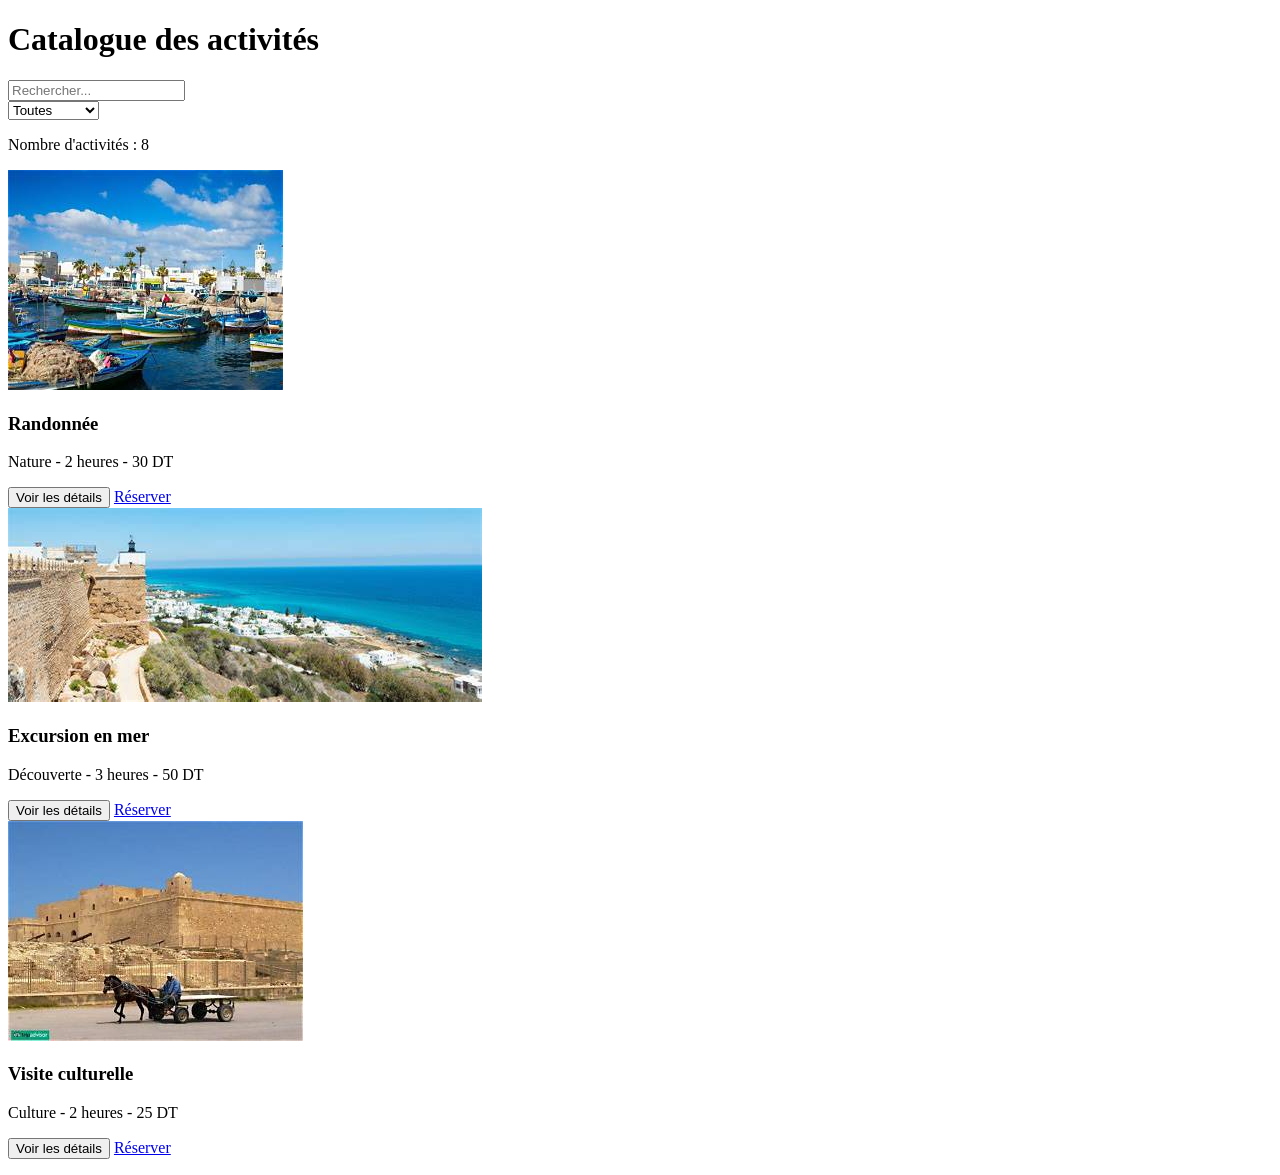
<file: activites.html>
<!DOCTYPE html>
<html lang="en">
  <head>
    <meta charset="UTF-8" />
    <meta http-equiv="X-UA-Compatible" content="IE=edge" />
    <meta name="viewport" content="width=device-width, initial-scale=1.0" />
    <title>Document</title>
  </head>
  <body>
    <div class="container">
      <h1>Catalogue des activités</h1>
      <input
        type="text"
        id="rech"
        placeholder="Rechercher..."
        class="form-control"
      />

      <br />
      <select id="cat" class="form-control">
        <option value="Toutes">Toutes</option>
        <option value="Culture">Culture</option>
        <option value="Artisanat">Artisanat</option>
        <option value="Nature">Nature</option>
        <option value="Découverte">Découverte</option>
      </select>
      <br />
      <p>Nombre d'activités : <span id="nb">8</span></p>

      <div class="row" id="liste">
        <div class="col-md-4">
          <div class="card">
            <img src="haouaria.jpg" class="card-img-top" />
            <div class="card-body">
              <h3>Randonnée</h3>
              <p>Nature - 2 heures - 30 DT</p>
              <button onclick="alert('Découverte des paysages de El Haouaria')">
                Voir les détails
              </button>
              <a href="reservation.html">Réserver</a>
            </div>
          </div>
        </div>

        <div class="col-md-4">
          <div class="card">
            <img src="kelibia.jpg" class="card-img-top" />
            <div class="card-body">
              <h3>Excursion en mer</h3>
              <p>Découverte - 3 heures - 50 DT</p>
              <button onclick="alert('Découverte de la mer de Kelibia')">
                Voir les détails
              </button>
              <a href="reservation.html">Réserver</a>
            </div>
          </div>
        </div>

        <div class="col-md-4">
          <div class="card">
            <img src="fort.jpg" class="card-img-top" />
            <div class="card-body">
              <h3>Visite culturelle</h3>
              <p>Culture - 2 heures - 25 DT</p>
              <button onclick="alert('Visite du fort de Kelibia')">
                Voir les détails
              </button>
              <a href="reservation.html">Réserver</a>
            </div>
          </div>
        </div>
      </div>

      <p id="message"></p>
    </div>

    <script>
      function filtrer() {
        let recherche = document.getElementById("rech").value.toLowerCase();
        let categorie = document.getElementById("cat").value;
        let cartes = document.getElementById("liste").children;
        let compteur = 0;
        for (let i = 0; i < cartes.length; i++) {
          let texte = cartes[i].innerText.toLowerCase();
          if (
            texte.includes(recherche) &&
            (categorie == "Toutes" || texte.includes(categorie.toLowerCase()))
          ) {
            cartes[i].style.display = "block";
            compteur++;
          } else {
            cartes[i].style.display = "none";
          }
        }

        document.getElementById("nb").innerHTML = compteur;

        if (compteur == 0) {
          document.getElementById("message").innerHTML =
            "Aucune activité trouvée";
        } else {
          document.getElementById("message").innerHTML = "";
        }
      }
      document.getElementById("rech").addEventListener("input", filtrer);
      document.getElementById("cat").addEventListener("change", filtrer);
    </script>
  </body>
</html>
</file>
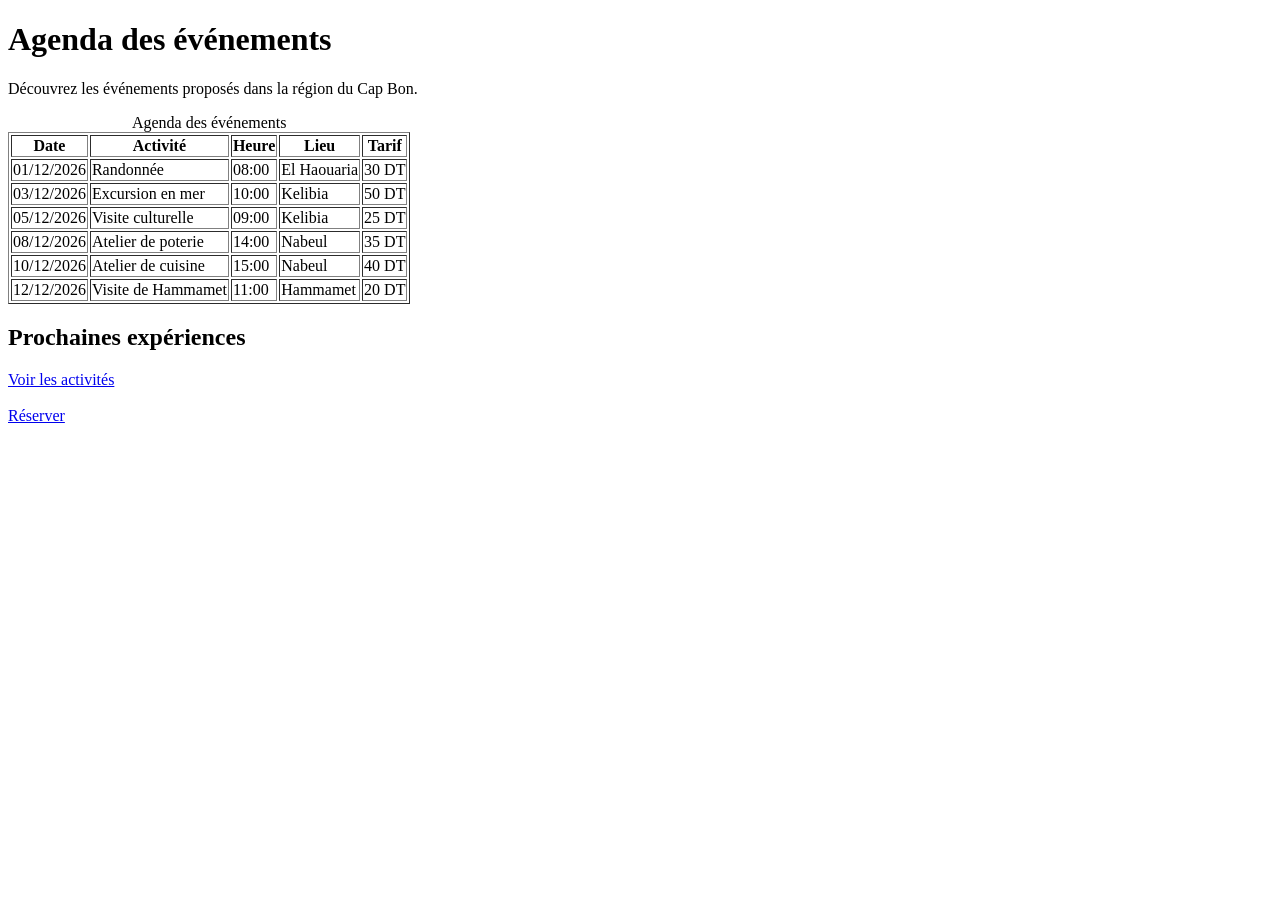
<file: agenda.html>
<!DOCTYPE html>
<html lang="en">
  <head>
    <meta charset="UTF-8" />
    <meta http-equiv="X-UA-Compatible" content="IE=edge" />
    <meta name="viewport" content="width=device-width, initial-scale=1.0" />
    <title>Document</title>
  </head>
  <body>
    <h1>Agenda des événements</h1>
    <p>Découvrez les événements proposés dans la région du Cap Bon.</p>
    <table border="1">
      <caption>
        Agenda des événements
      </caption>
      <thead>
        <tr>
          <th>Date</th>
          <th>Activité</th>
          <th>Heure</th>
          <th>Lieu</th>
          <th>Tarif</th>
        </tr>
      </thead>
      <tbody>
        <tr>
          <td>01/12/2026</td>
          <td>Randonnée</td>
          <td>08:00</td>
          <td>El Haouaria</td>
          <td>30 DT</td>
        </tr>
        <tr>
          <td>03/12/2026</td>
          <td>Excursion en mer</td>
          <td>10:00</td>
          <td>Kelibia</td>
          <td>50 DT</td>
        </tr>
        <tr>
          <td>05/12/2026</td>
          <td>Visite culturelle</td>
          <td>09:00</td>
          <td>Kelibia</td>
          <td>25 DT</td>
        </tr>
        <tr>
          <td>08/12/2026</td>
          <td>Atelier de poterie</td>
          <td>14:00</td>
          <td>Nabeul</td>
          <td>35 DT</td>
        </tr>
        <tr>
          <td>10/12/2026</td>
          <td>Atelier de cuisine</td>
          <td>15:00</td>
          <td>Nabeul</td>
          <td>40 DT</td>
        </tr>
        <tr>
          <td>12/12/2026</td>
          <td>Visite de Hammamet</td>
          <td>11:00</td>
          <td>Hammamet</td>
          <td>20 DT</td>
        </tr>
      </tbody>
    </table>
    <h2>Prochaines expériences</h2>
    <a href="activites.html">Voir les activités</a>
    <br /><br />
    <a href="reservation.html">Réserver</a>
  </body>
</html>
</file>
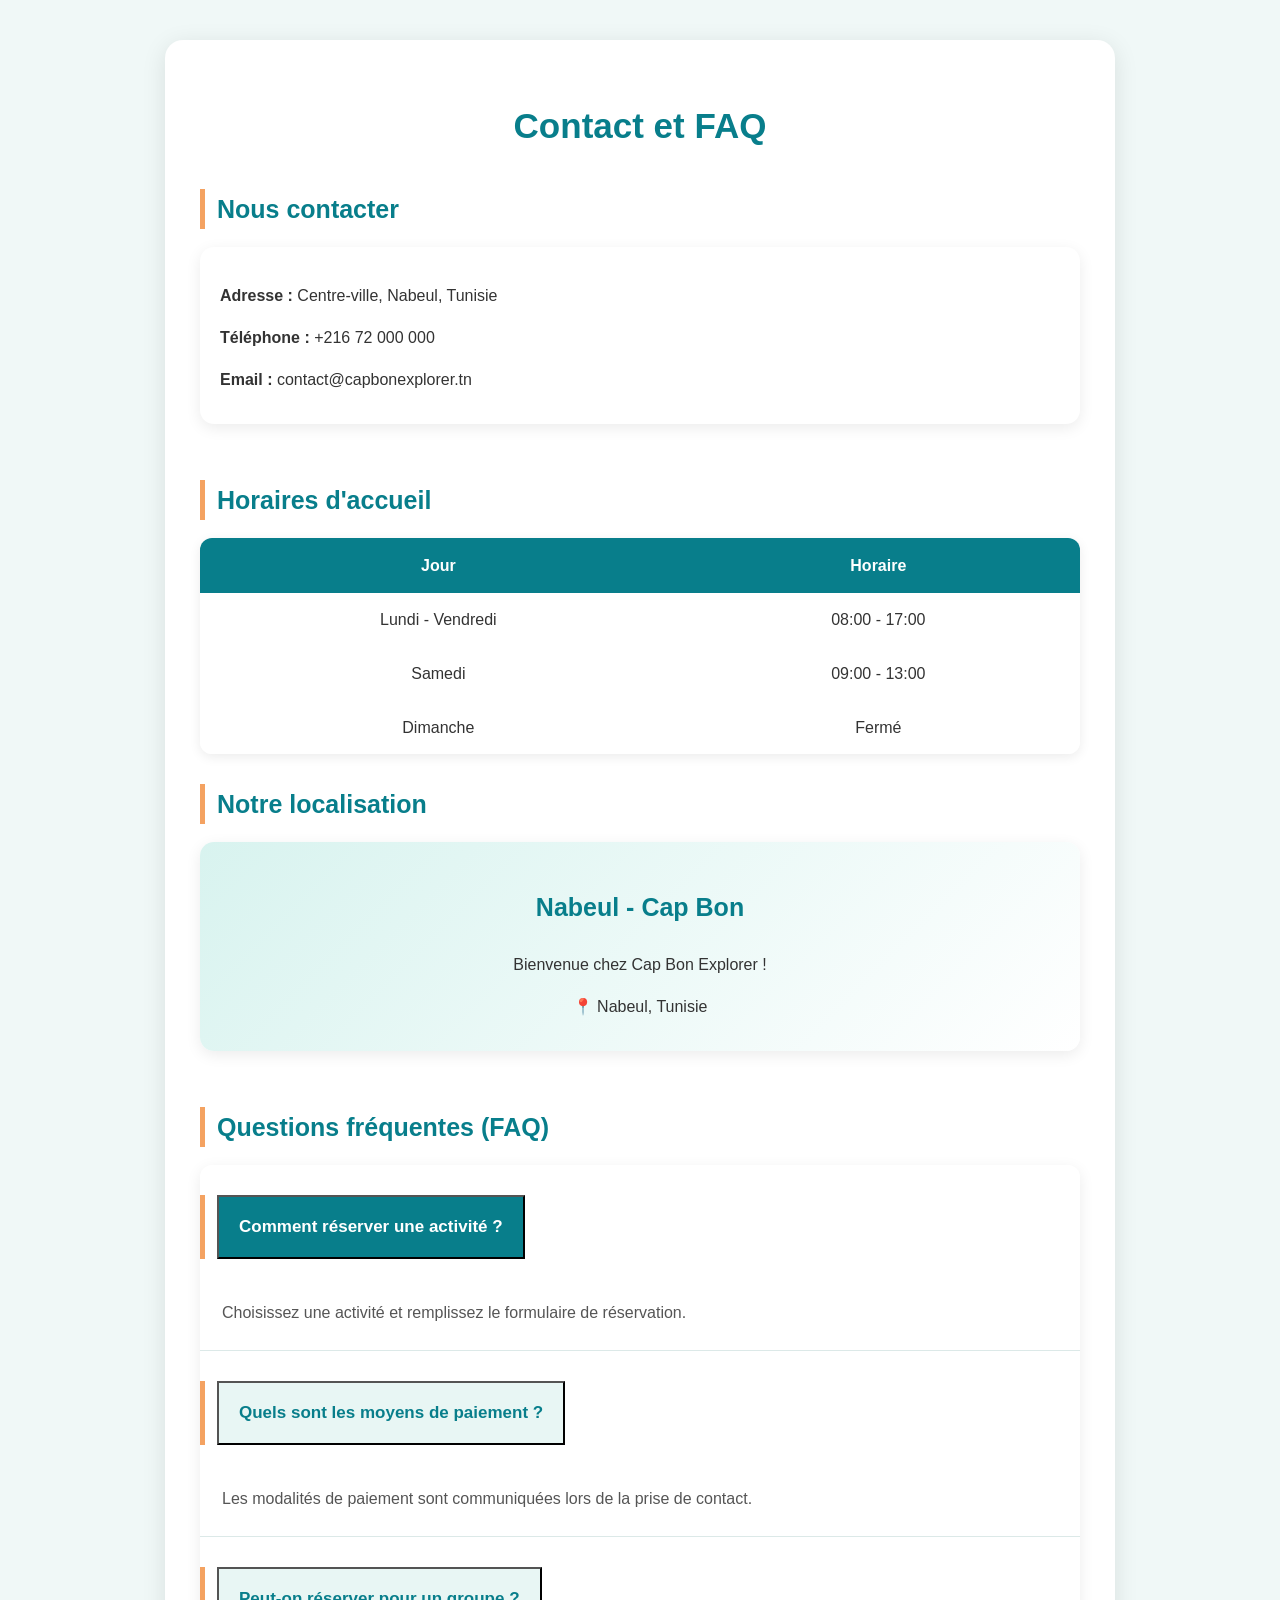
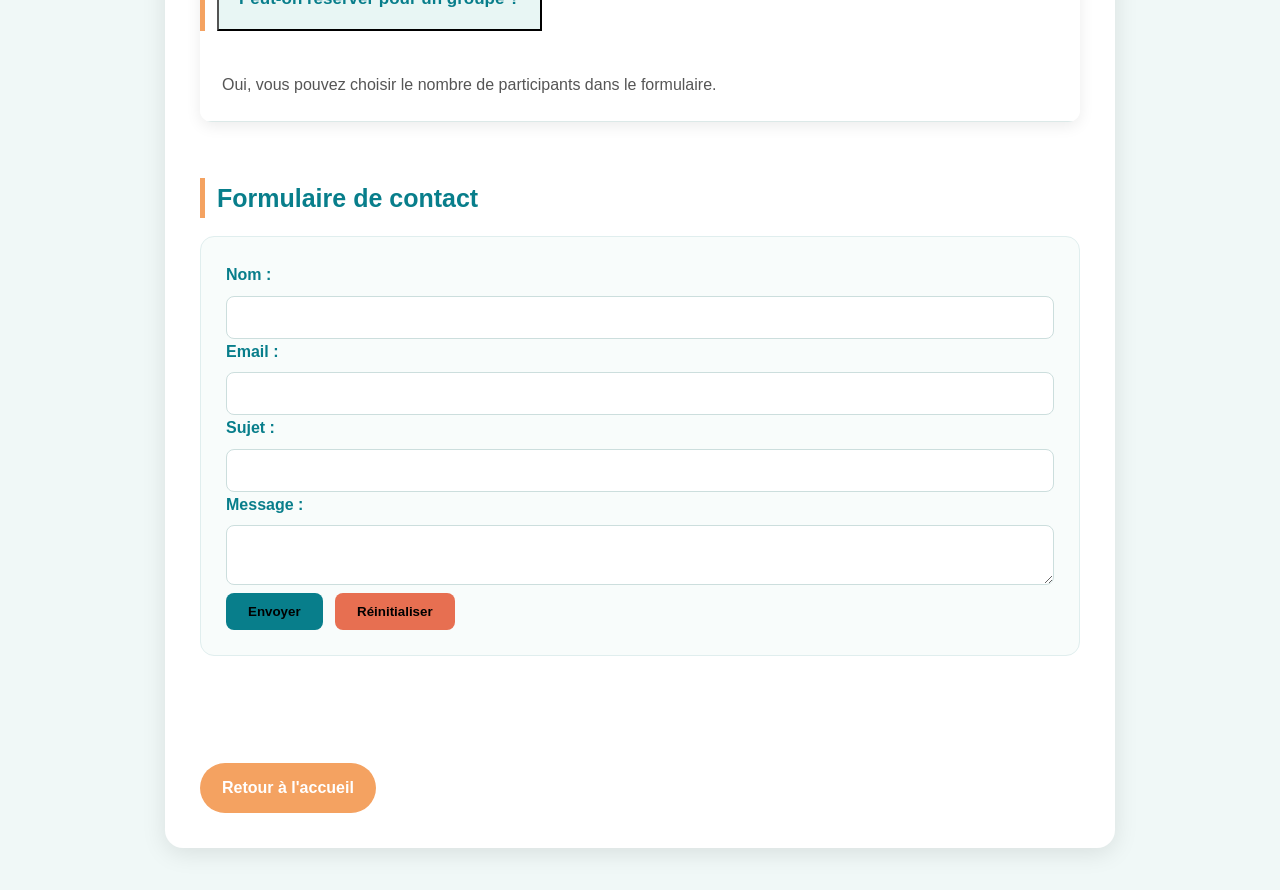
<file: contact.html>
<!DOCTYPE html>
<html lang="fr">
  <head>
    <meta charset="UTF-8" />
    <meta http-equiv="X-UA-Compatible" content="IE=edge" />
    <meta name="viewport" content="width=device-width, initial-scale=1.0" />
    <title>Document</title>
    <link rel="stylesheet" href="style2.css" />
  </head>
  <body>
    <div class="container mt-4">
      <h1 class="text-center">Contact et FAQ</h1>
      <h2>Nous contacter</h2>
      <div class="card p-3">
        <p><b>Adresse :</b> Centre-ville, Nabeul, Tunisie</p>
        <p><b>Téléphone :</b> +216 72 000 000</p>
        <p><b>Email :</b> contact@capbonexplorer.tn</p>
      </div>
      <br />
      <h2>Horaires d'accueil</h2>
      <table class="table table-bordered">
        <tr>
          <th>Jour</th>
          <th>Horaire</th>
        </tr>
        <tr>
          <td>Lundi - Vendredi</td>
          <td>08:00 - 17:00</td>
        </tr>
        <tr>
          <td>Samedi</td>
          <td>09:00 - 13:00</td>
        </tr>
        <tr>
          <td>Dimanche</td>
          <td>Fermé</td>
        </tr>
      </table>
      <h2>Notre localisation</h2>
      <div class="card p-4 text-center bg-light">
        <h3>Nabeul - Cap Bon</h3>
        <p>Bienvenue chez Cap Bon Explorer !</p>
        <p>📍 Nabeul, Tunisie</p>
      </div>
      <br />
      <h2>Questions fréquentes (FAQ)</h2>
      <div class="accordion" id="faq">
        <div class="accordion-item">
          <h2 class="accordion-header">
            <button
              class="accordion-button"
              data-bs-toggle="collapse"
              data-bs-target="#q1"
            >
              Comment réserver une activité ?
            </button>
          </h2>
          <div
            id="q1"
            class="accordion-collapse collapse show"
            data-bs-parent="#faq"
          >
            <div class="accordion-body">
              Choisissez une activité et remplissez le formulaire de
              réservation.
            </div>
          </div>
        </div>
        <div class="accordion-item">
          <h2 class="accordion-header">
            <button
              class="accordion-button collapsed"
              data-bs-toggle="collapse"
              data-bs-target="#q2"
            >
              Quels sont les moyens de paiement ?
            </button>
          </h2>
          <div
            id="q2"
            class="accordion-collapse collapse"
            data-bs-parent="#faq"
          >
            <div class="accordion-body">
              Les modalités de paiement sont communiquées lors de la prise de
              contact.
            </div>
          </div>
        </div>
        <div class="accordion-item">
          <h2 class="accordion-header">
            <button
              class="accordion-button collapsed"
              data-bs-toggle="collapse"
              data-bs-target="#q3"
            >
              Peut-on réserver pour un groupe ?
            </button>
          </h2>
          <div
            id="q3"
            class="accordion-collapse collapse"
            data-bs-parent="#faq"
          >
            <div class="accordion-body">
              Oui, vous pouvez choisir le nombre de participants dans le
              formulaire.
            </div>
          </div>
        </div>
      </div>

      <br />
      <h2>Formulaire de contact</h2>
      <form id="formulaire">
        <label>Nom :</label>
        <input type="text" id="nom" class="form-control" required />
        <br />
        <label>Email :</label>
        <input type="email" id="email" class="form-control" required />
        <br />
        <label>Sujet :</label>
        <input type="text" id="sujet" class="form-control" required />
        <br />
        <label>Message :</label>
        <textarea id="message" class="form-control" required></textarea>
        <br />
        <button type="button" onclick="envoyer()" class="btn btn-primary">
          Envoyer
        </button>
        <button type="reset" onclick="effacer()" class="btn btn-danger">
          Réinitialiser
        </button>
      </form>
      <br />
      <p id="resultat"></p>
      <br />
      <a href="index.html">Retour à l'accueil</a>
    </div>
    <script src="https://cdn.jsdelivr.net/npm/bootstrap@5.3.3/dist/js/bootstrap.bundle.min.js"></script>
    <script>
      function envoyer() {
        let nom = document.getElementById("nom").value;
        let email = document.getElementById("email").value;
        let sujet = document.getElementById("sujet").value;
        let message = document.getElementById("message").value;
        if (nom == "" || email == "" || sujet == "" || message == "") {
          document.getElementById("resultat").innerHTML =
            "Veuillez remplir tous les champs.";
          document.getElementById("resultat").style.color = "red";
        } else if (!email.includes("@") || !email.includes(".")) {
          document.getElementById("resultat").innerHTML =
            "Adresse email incorrecte.";
          document.getElementById("resultat").style.color = "red";
        } else {
          document.getElementById("resultat").innerHTML =
            "Votre message a été enregistré avec succès !";
          document.getElementById("resultat").style.color = "green";
        }
      }
      function effacer() {
        document.getElementById("resultat").innerHTML = "";
      }
    </script>
  </body>
</html>
</file>
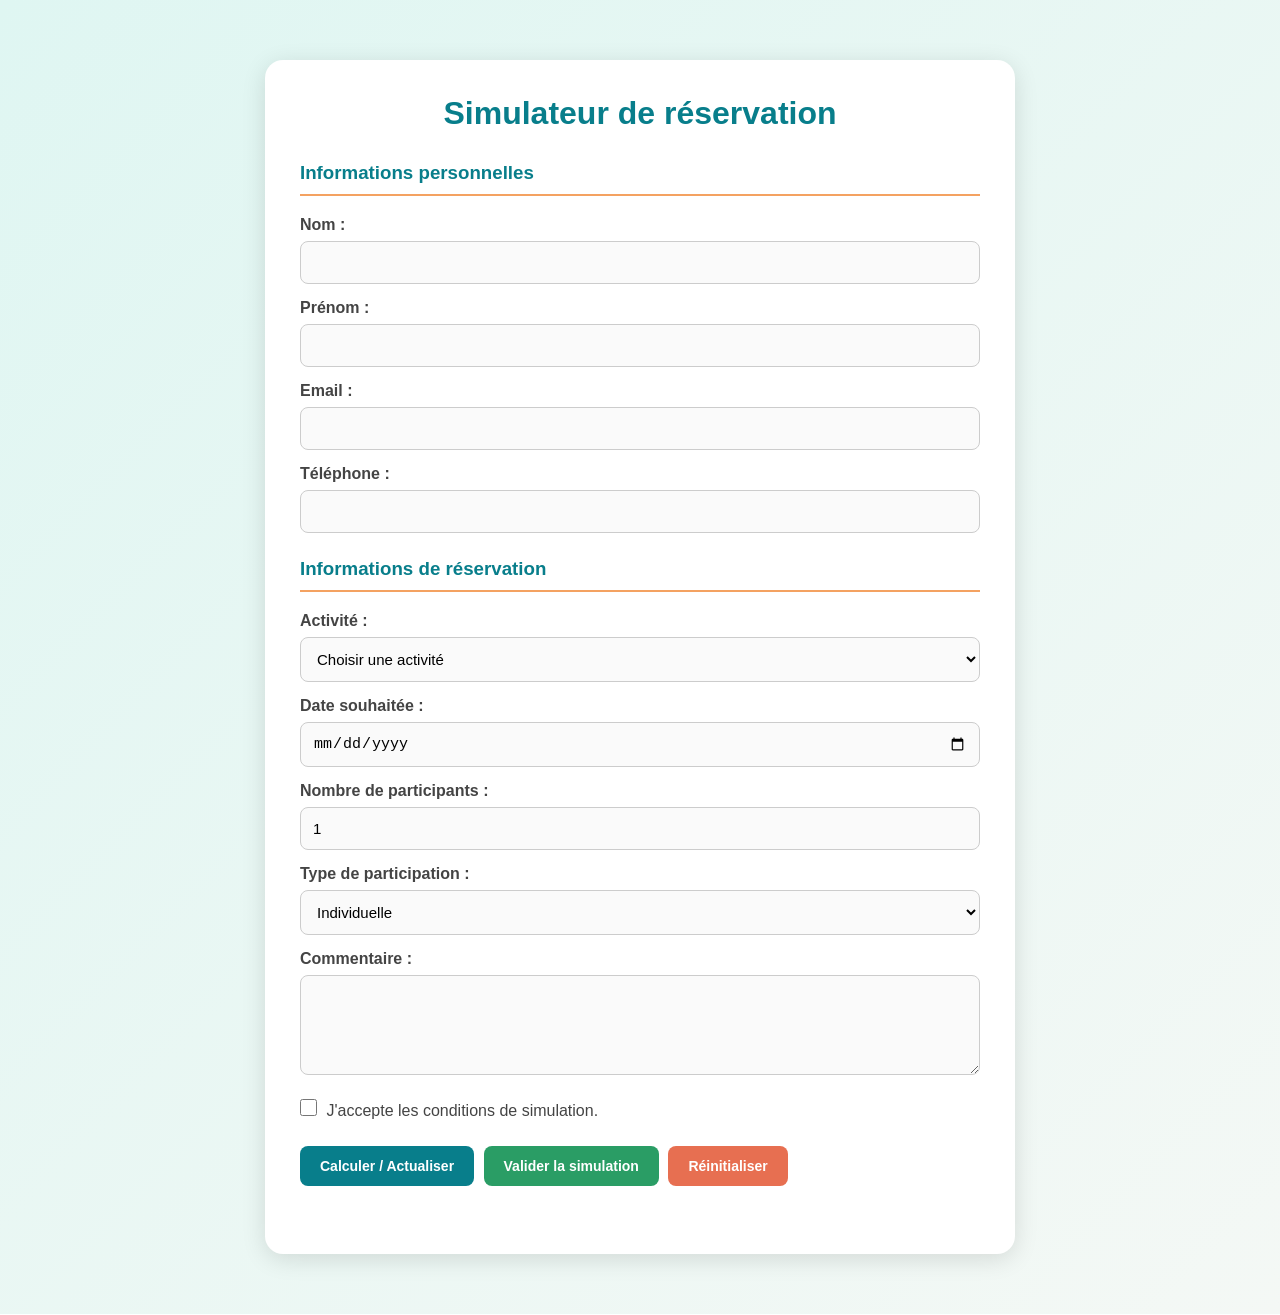
<file: reservation.html>
<!DOCTYPE html>
<html lang="en">
  <head>
    <meta charset="UTF-8" />
    <meta http-equiv="X-UA-Compatible" content="IE=edge" />
    <meta name="viewport" content="width=device-width, initial-scale=1.0" />
    <title>Document</title>
    <link rel="stylesheet" href="style.css" />
  </head>
  <body>
    <div class="container mt-4">
      <h1 class="text-center">Simulateur de réservation</h1>
      <form id="formulaire">
        <h3>Informations personnelles</h3>
        <label>Nom :</label>
        <input type="text" id="nom" class="form-control" />
        <label>Prénom :</label>
        <input type="text" id="prenom" class="form-control" />
        <label>Email :</label>
        <input type="email" id="email" class="form-control" />
        <label>Téléphone :</label>
        <input type="text" id="telephone" class="form-control" />
        <br />
        <h3>Informations de réservation</h3>
        <label>Activité :</label>
        <select id="activite" class="form-control">
          <option value="0">Choisir une activité</option>
          <option value="30">Randonnée - 30 DT</option>
          <option value="50">Excursion en mer - 50 DT</option>
          <option value="25">Visite culturelle - 25 DT</option>
          <option value="20">Visite de Hammamet - 20 DT</option>
          <option value="35">Atelier de poterie - 35 DT</option>
          <option value="15">Visite des jardins - 15 DT</option>
          <option value="40">Atelier de cuisine - 40 DT</option>
          <option value="25">Découverte du patrimoine - 25 DT</option>
        </select>
        <label>Date souhaitée :</label>
        <input type="date" id="date" class="form-control" />
        <label>Nombre de participants :</label>
        <input
          type="number"
          id="participants"
          class="form-control"
          min="1"
          max="6"
          value="1"
        />
        <label>Type de participation :</label>
        <select id="type" class="form-control">
          <option>Individuelle</option>
          <option>Famille</option>
          <option>Groupe</option>
        </select>
        <label>Commentaire :</label>
        <textarea id="commentaire" class="form-control"></textarea>
        <br />
        <input type="checkbox" id="conditions" />
        <label>J'accepte les conditions de simulation.</label>
        <br /><br />
        <button type="button" onclick="calculer()" class="btn btn-primary">
          Calculer / Actualiser
        </button>
        <button type="button" onclick="valider()" class="btn btn-success">
          Valider la simulation
        </button>
        <button type="reset" onclick="reinitialiser()" class="btn btn-danger">
          Réinitialiser
        </button>
      </form>
      <br />
      <p id="erreur" class="text-danger"></p>
      <div id="resultat" class="alert alert-info" style="display: none">
        <h3>Récapitulatif de réservation</h3>
        <p>Prix unitaire : <span id="prix"></span> DT</p>
        <p>Nombre de participants : <span id="nb"></span></p>
        <p>Sous-total : <span id="sous"></span> DT</p>
        <p>Remise : <span id="remise"></span> DT</p>
        <h4>Total final : <span id="total"></span> DT</h4>
        <p id="message"></p>
      </div>
    </div>
    <script>
      function calculer() {
        let prix = Number(document.getElementById("activite").value);
        let nb = Number(document.getElementById("participants").value);
        let sous = prix * nb;
        let remise = 0;
        if (nb >= 4) {
          remise = sous * 0.1;
        }
        let total = sous - remise;
        document.getElementById("prix").innerHTML = prix;
        document.getElementById("nb").innerHTML = nb;
        document.getElementById("sous").innerHTML = sous;
        document.getElementById("remise").innerHTML = remise;
        document.getElementById("total").innerHTML = total;
        document.getElementById("resultat").style.display = "block";
      }
      function valider() {
        let nom = document.getElementById("nom").value;
        let prenom = document.getElementById("prenom").value;
        let email = document.getElementById("email").value;
        let telephone = document.getElementById("telephone").value;
        let activite = document.getElementById("activite").value;
        let date = document.getElementById("date").value;
        let nb = Number(document.getElementById("participants").value);
        let conditions = document.getElementById("conditions").checked;
        let aujourd = new Date().toISOString().split("T")[0];
        if (nom == "" || prenom == "" || email == "" || telephone == "") {
          document.getElementById("erreur").innerHTML =
            "Veuillez remplir tous les champs.";
        } else if (!email.includes("@") || !email.includes(".")) {
          document.getElementById("erreur").innerHTML =
            "Adresse email incorrecte.";
        } else if (activite == "0") {
          document.getElementById("erreur").innerHTML =
            "Veuillez choisir une activité.";
        } else if (date == "" || date < aujourd) {
          document.getElementById("erreur").innerHTML =
            "Veuillez choisir une date valide.";
        } else if (nb < 1 || nb > 6) {
          document.getElementById("erreur").innerHTML =
            "Le nombre de participants doit être entre 1 et 6.";
        } else if (conditions == false) {
          document.getElementById("erreur").innerHTML =
            "Veuillez accepter les conditions.";
        } else {
          document.getElementById("erreur").innerHTML = "";
          calculer();
          document.getElementById("message").innerHTML =
            "Simulation enregistrée localement à l'écran : aucune réservation réelle n'a été effectuée.";
        }
      }
      function reinitialiser() {
        document.getElementById("erreur").innerHTML = "";
        document.getElementById("resultat").style.display = "none";
      }
    </script>
  </body>
</html>
</file>
<file: style2.css>
* {
    box-sizing: border-box;
    scroll-behavior: smooth;
}
body {
    font-family: Arial, sans-serif;
    background: #f0f8f7;
    color: #333;
    line-height: 1.6;
}

.container {
    max-width: 950px;
    margin: 40px auto;
    background: white;
    padding: 35px;
    border-radius: 18px;
    box-shadow: 0 5px 25px rgba(0,0,0,0.10);
}

h1 {
    color: #087e8b;
    font-size: 35px;
    font-weight: bold;
    margin-bottom: 35px;
    text-align: center;
}

h2 {
    color: #087e8b;
    font-size: 25px;
    margin-top: 30px;
    margin-bottom: 18px;
    border-left: 5px solid #f4a261;
    padding-left: 12px;
}

h3 {
    color: #087e8b;
}
.card {
    border: none;
    border-radius: 14px;
    background: #ffffff;
    box-shadow: 0 4px 15px rgba(0,0,0,0.08);
    padding: 20px;
    transition: 0.3s;
}

.card:hover {
    transform: translateY(-4px);
    box-shadow: 0 7px 20px rgba(0,0,0,0.13);
}

.card p {
    font-size: 16px;
    margin-bottom: 12px;
}

.table {
    width: 100%;
    border-collapse: collapse;
    border-radius: 12px;
    overflow: hidden;
    box-shadow: 0 3px 12px rgba(0,0,0,0.08);
}

.table th {
    background-color: #087e8b;
    color: white;
    padding: 15px;
    text-align: center;
}

.table td {
    padding: 14px;
    text-align: center;
    background: white;
}

.table tr:hover td {
    background-color: #e5f5f3;
}

.bg-light {
    background: linear-gradient(135deg, #d8f3ef, #ffffff) !important;
}

.text-center {
    text-align: center;
}

.card h3 {
    font-size: 25px;
    font-weight: bold;
}
.accordion {
    border-radius: 12px;
    overflow: hidden;
    box-shadow: 0 4px 15px rgba(0,0,0,0.08);
}

.accordion-item {
    border: none;
    border-bottom: 1px solid #dce9e8;
}

.accordion-button {
    background-color: #e8f6f4;
    color: #087e8b;
    font-size: 17px;
    font-weight: bold;
    padding: 20px;
    box-shadow: none;
    transition: 0.3s;
}

.accordion-button:not(.collapsed) {
    background-color: #087e8b;
    color: white;
    box-shadow: none;
}

.accordion-button::after {
    filter: none;
}

.accordion-button:not(.collapsed)::after {
    filter: brightness(0) invert(1);
}

.accordion-button:focus {
    box-shadow: 0 0 0 3px rgba(8,126,139,0.15);
}

.accordion-body {
    background-color: white;
    color: #555;
    padding: 22px;
    font-size: 16px;
    line-height: 1.8;
}
form {
    background: #f8fcfb;
    padding: 25px;
    border-radius: 14px;
    border: 1px solid #e0eeee;
}

label {
    display: block;
    font-weight: bold;
    margin-bottom: 8px;
    color: #087e8b;
}

.form-control {
    width: 100%;
    padding: 12px;
    border: 1px solid #ccdedd;
    border-radius: 8px;
    font-size: 15px;
}

.form-control:focus {
    border-color: #087e8b;
    box-shadow: 0 0 6px rgba(8,126,139,0.25);
}
.btn {
    padding: 11px 22px;
    border-radius: 8px;
    font-weight: bold;
    border: none;
    transition: 0.3s;
    margin-right: 8px;
}

.btn-primary {
    background-color: #087e8b;
}

.btn-primary:hover {
    background-color: #065e68;
    transform: translateY(-2px);
}

.btn-danger {
    background-color: #e76f51;
}

.btn-danger:hover {
    background-color: #c9553a;
    transform: translateY(-2px);
}
#resultat {
    font-weight: bold;
    padding: 12px;
    border-radius: 8px;
}
a[href="index.html"] {
    display: inline-block;
    background-color: #f4a261;
    color: white;
    text-decoration: none;
    padding: 12px 22px;
    border-radius: 25px;
    font-weight: bold;
    transition: 0.3s;
}

a[href="index.html"]:hover {
    background-color: #e76f51;
    transform: translateY(-2px);
}
@media (max-width: 600px) {

    .container {
        margin: 10px;
        padding: 20px;
    }

    h1 {
        font-size: 27px;
    }

    h2 {
        font-size: 21px;
    }

    .accordion-button {
        font-size: 15px;
        padding: 15px;
    }

    .btn {
        width: 100%;
        margin: 5px 0;
    }

    .table th,
    .table td {
        padding: 10px 5px;
        font-size: 14px;
    }
}
</file>
<file: style.css>
header {
    background-color: #087e8b;
    color: white;
    padding: 20px;
    text-align: center;
}

header h1 {
    font-size: 35px;
    margin-bottom: 15px;
}

/* MENU */
nav {
    margin-top: 15px;
}

nav a {
    color: white;
    text-decoration: none;
    margin: 0 15px;
    font-weight: bold;
    transition: 0.3s;
}

nav a:hover {
    color: #ffd166;
}
section {
    padding: 50px 10%;
    text-align: center;
}

section h2 {
    color: #087e8b;
    font-size: 28px;
    margin-bottom: 20px;
}

section p {
    font-size: 17px;
    margin-bottom: 15px;
}

section:first-of-type {
    background: linear-gradient(
        rgba(0, 90, 100, 0.65),
        rgba(0, 90, 100, 0.65)
    ),
    url("image5.jpg");

    background-size: cover;
    background-position: center;
    color: white;
    padding: 100px 10%;
}

section:first-of-type h2 {
    color: white;
    font-size: 40px;
}

a[href="reservation.html"],
section:first-of-type a {
    display: inline-block;
    background-color: #f4a261;
    color: white;
    padding: 12px 25px;
    border-radius: 25px;
    text-decoration: none;
    font-weight: bold;
    margin-top: 15px;
    transition: 0.3s;
}

a[href="reservation.html"]:hover,
section:first-of-type a:hover {
    background-color: #e76f51;
    transform: scale(1.05);
}
#activites div {
    display: inline-block;
    background-color: white;
    width: 280px;
    margin: 15px;
    padding: 20px;
    border-radius: 15px;
    box-shadow: 0 4px 12px rgba(0, 0, 0, 0.12);
    transition: 0.3s;
    vertical-align: top;
}

#activites div:hover {
    transform: translateY(-8px);
}

#activites h3 {
    color: #087e8b;
    margin: 15px 0;
}

#activites img {
    width: 100%;
    height: 170px;
    object-fit: cover;
    border-radius: 10px;
}
ul {
    display: inline-block;
    text-align: left;
    margin-top: 15px;
}

li {
    margin: 12px 0;
    font-size: 17px;
}
footer {
    background-color: #064c55;
    color: white;
    text-align: center;
    padding: 20px;
    margin-top: 30px;
}
@media (max-width: 600px) {
    header h1 {
        font-size: 26px;
    }

    nav a {
        display: block;
        margin: 10px;
    }

    section {
        padding: 35px 5%;
    }

    section:first-of-type h2 {
        font-size: 30px;
    }

    #activites div {
        width: 90%;
    }
}
* {
    margin: 0;
    padding: 0;
    box-sizing: border-box;
}

body {
    font-family: Arial, sans-serif;
    background: linear-gradient(135deg, #dff6f2, #f4f8f5);
    color: #333;
    padding: 30px 15px;
}

.container {
    max-width: 750px;
    margin: 30px auto;
    background-color: white;
    padding: 35px;
    border-radius: 18px;
    box-shadow: 0 5px 25px rgba(0, 0, 0, 0.12);
}
h1 {
    color: #087e8b;
    font-size: 32px;
    text-align: center;
    margin-bottom: 30px;
}
h3 {
    color: #087e8b;
    border-bottom: 2px solid #f4a261;
    padding-bottom: 10px;
    margin-top: 25px;
    margin-bottom: 20px;
}

h4 {
    color: #087e8b;
    font-size: 23px;
    margin-top: 15px;
}

label {
    display: block;
    font-weight: bold;
    margin-top: 15px;
    margin-bottom: 7px;
    color: #444;
}

.form-control {
    width: 100%;
    padding: 12px;
    border: 1px solid #ccc;
    border-radius: 8px;
    font-size: 15px;
    background-color: #fafafa;
    transition: 0.3s;
}

.form-control:focus {
    outline: none;
    border-color: #087e8b;
    box-shadow: 0 0 5px rgba(8, 126, 139, 0.3);
    background-color: white;
}

textarea.form-control {
    height: 100px;
    resize: vertical;
}

input[type="checkbox"] {
    accent-color: #087e8b;
    width: 17px;
    height: 17px;
    margin-top: 20px;
    cursor: pointer;
}

input[type="checkbox"] + label {
    display: inline;
    font-weight: normal;
    margin-left: 5px;
}

button {
    padding: 12px 20px;
    border: none;
    border-radius: 8px;
    color: white;
    font-size: 14px;
    font-weight: bold;
    cursor: pointer;
    margin: 8px 5px 0 0;
    transition: 0.3s;
}

.btn-primary {
    background-color: #087e8b;
}

.btn-success {
    background-color: #2a9d65;
}

.btn-danger {
    background-color: #e76f51;
}

button:hover {
    opacity: 0.85;
    transform: translateY(-2px);
}
.text-danger {
    color: #dc3545;
    font-weight: bold;
    margin-top: 15px;
}
.alert-info {
    background-color: #e3f5f5;
    border-left: 5px solid #087e8b;
    padding: 25px;
    border-radius: 10px;
    margin-top: 20px;
}

.alert-info h3 {
    margin-top: 0;
}

.alert-info p {
    margin: 12px 0;
    font-size: 16px;
}

#total {
    color: #e76f51;
    font-size: 25px;
    font-weight: bold;
}

@media (max-width: 600px) {
    .container {
        padding: 20px;
        margin: 10px auto;
    }

    h1 {
        font-size: 25px;
    }

    button {
        width: 100%;
        margin: 8px 0;
    }
}
</file>
